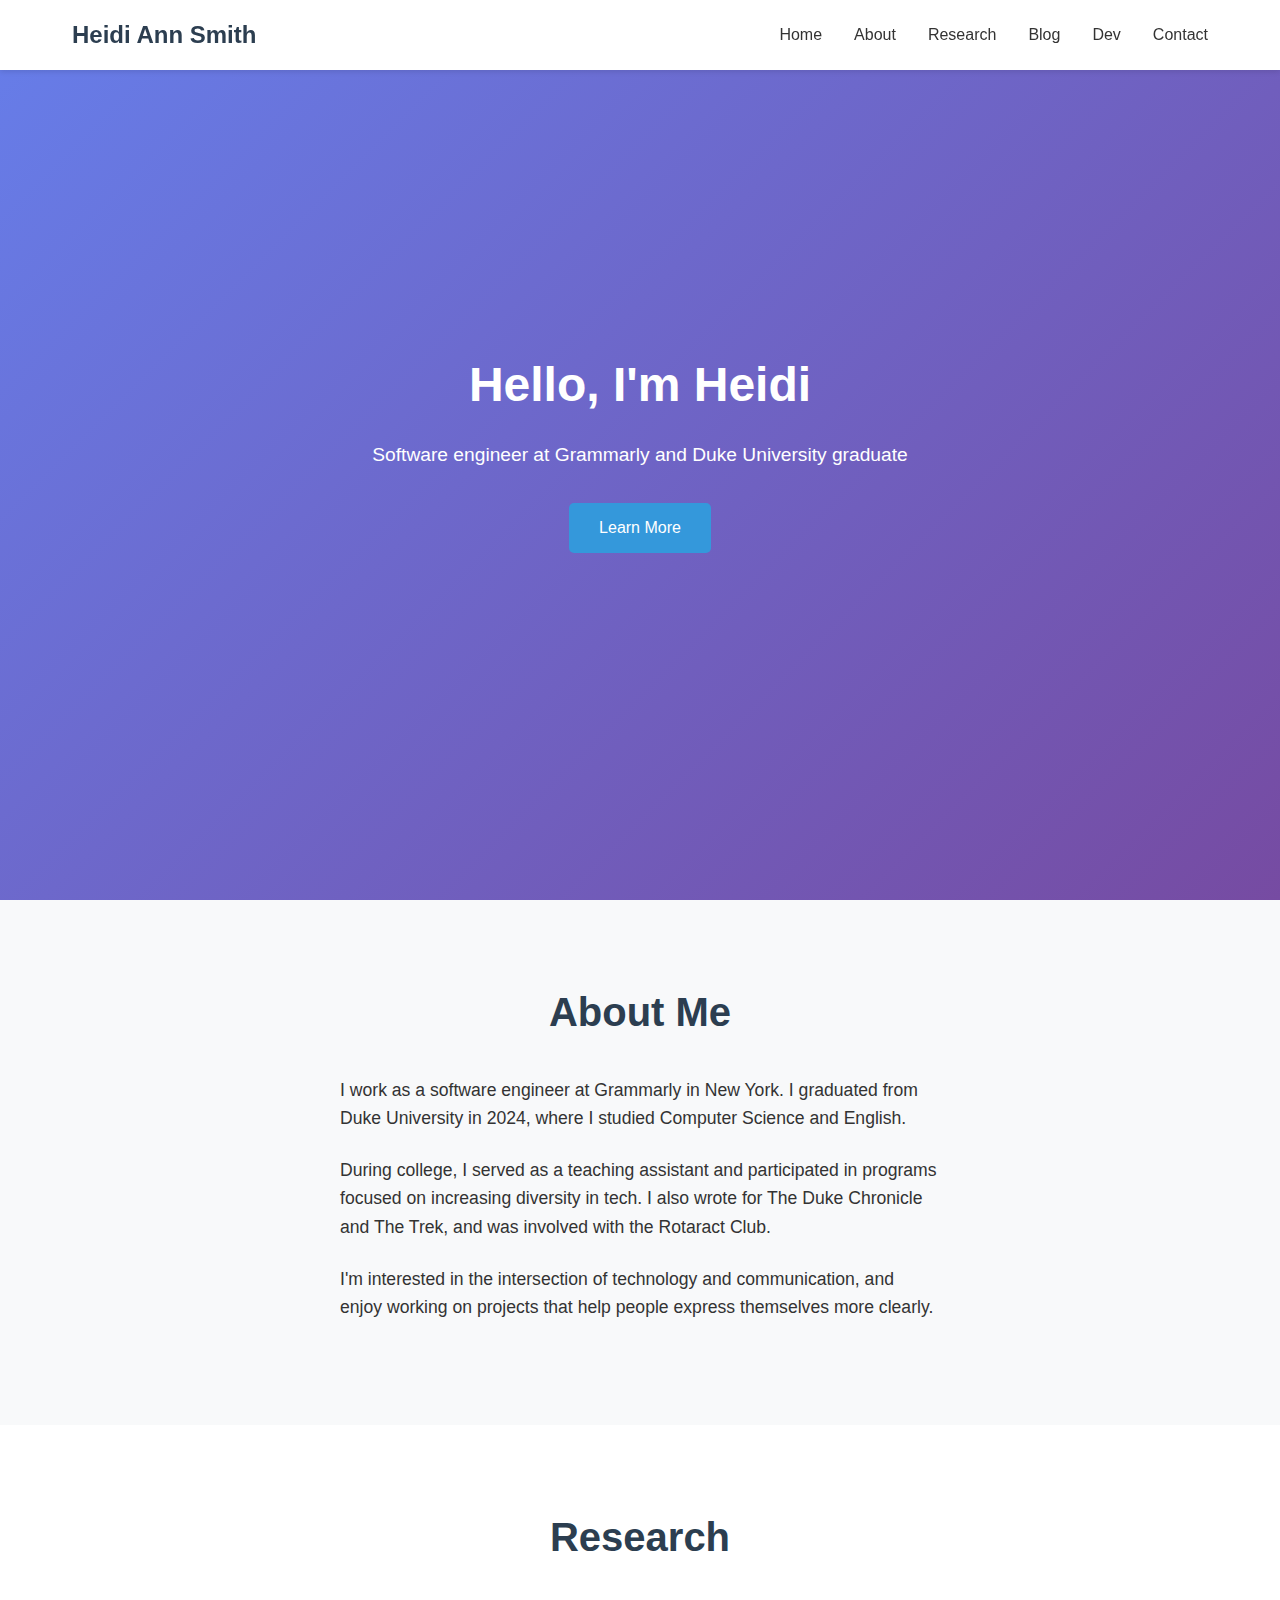
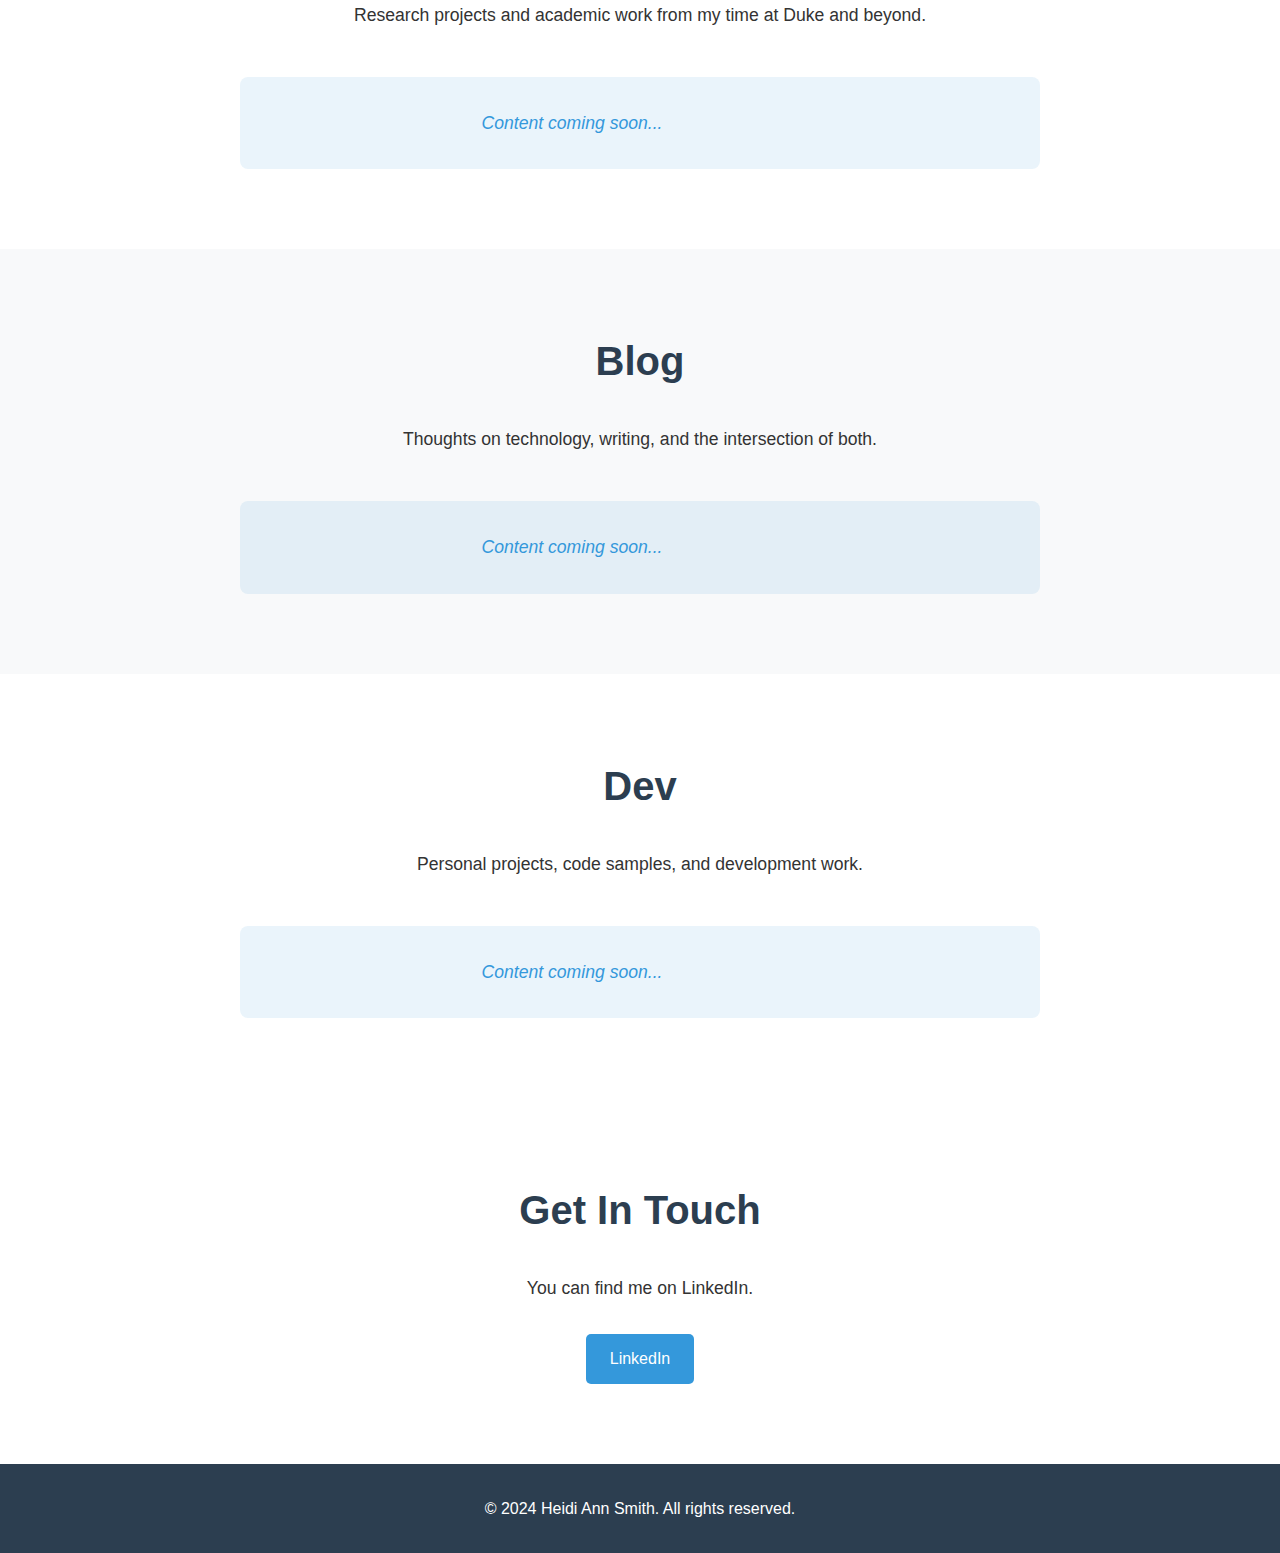
<file: index.html>
<!DOCTYPE html>
<html lang="en">
<head>
    <meta charset="UTF-8">
    <meta name="viewport" content="width=device-width, initial-scale=1.0">
    <meta name="description" content="Heidi Ann Smith - Personal Website">
    <title>Heidi Ann Smith</title>
    <link rel="stylesheet" href="styles.css">
</head>
<body>
    <header>
        <nav>
            <div class="logo">
                <h1>Heidi Ann Smith</h1>
            </div>
            <ul class="nav-links">
                <li><a href="#home">Home</a></li>
                <li><a href="#about">About</a></li>
                <li><a href="#research">Research</a></li>
                <li><a href="#blog">Blog</a></li>
                <li><a href="#dev">Dev</a></li>
                <li><a href="#contact">Contact</a></li>
            </ul>
        </nav>
    </header>

    <main>
        <section id="home" class="hero">
            <div class="hero-content">
                <h1>Hello, I'm Heidi</h1>
                <p>Software engineer at Grammarly and Duke University graduate</p>
                <a href="#about" class="cta-button">Learn More</a>
            </div>
        </section>

        <section id="about" class="about">
            <div class="container">
                <h2>About Me</h2>
                <div class="about-content">
                    <p>I work as a software engineer at Grammarly in New York. I graduated from Duke University in 2024, where I studied Computer Science and English.</p>

                    <p>During college, I served as a teaching assistant and participated in programs focused on increasing diversity in tech. I also wrote for The Duke Chronicle and The Trek, and was involved with the Rotaract Club.</p>

                    <p>I'm interested in the intersection of technology and communication, and enjoy working on projects that help people express themselves more clearly.</p>
                </div>
            </div>
        </section>

        <section id="research" class="research">
            <div class="container">
                <h2>Research</h2>
                <div class="research-content">
                    <p>Research projects and academic work from my time at Duke and beyond.</p>
                    <div class="coming-soon">
                        <p>Content coming soon...</p>
                    </div>
                </div>
            </div>
        </section>

        <section id="blog" class="blog">
            <div class="container">
                <h2>Blog</h2>
                <div class="blog-content">
                    <p>Thoughts on technology, writing, and the intersection of both.</p>
                    <div class="coming-soon">
                        <p>Content coming soon...</p>
                    </div>
                </div>
            </div>
        </section>

        <section id="dev" class="dev">
            <div class="container">
                <h2>Dev</h2>
                <div class="dev-content">
                    <p>Personal projects, code samples, and development work.</p>
                    <div class="coming-soon">
                        <p>Content coming soon...</p>
                    </div>
                </div>
            </div>
        </section>

        <section id="contact" class="contact">
            <div class="container">
                <h2>Get In Touch</h2>
                <p>You can find me on LinkedIn.</p>
                <div class="contact-links">
                    <a href="https://www.linkedin.com/in/heidiasmith/" target="_blank" class="contact-link">
                        LinkedIn
                    </a>
                </div>
            </div>
        </section>
    </main>

    <footer>
        <p>&copy; 2024 Heidi Ann Smith. All rights reserved.</p>
    </footer>
</body>
</html>
</file>
<file: styles.css>
* {
    margin: 0;
    padding: 0;
    box-sizing: border-box;
}

body {
    font-family: 'Arial', sans-serif;
    line-height: 1.6;
    color: #333;
}

header {
    background: #fff;
    padding: 1rem 0;
    position: fixed;
    width: 100%;
    top: 0;
    z-index: 1000;
    box-shadow: 0 2px 5px rgba(0,0,0,0.1);
}

nav {
    display: flex;
    justify-content: space-between;
    align-items: center;
    max-width: 1200px;
    margin: 0 auto;
    padding: 0 2rem;
}

.logo h1 {
    color: #2c3e50;
    font-size: 1.5rem;
}

.nav-links {
    display: flex;
    list-style: none;
    gap: 2rem;
}

.nav-links a {
    text-decoration: none;
    color: #333;
    font-weight: 500;
    transition: color 0.3s ease;
}

.nav-links a:hover {
    color: #3498db;
}

.hero {
    background: linear-gradient(135deg, #667eea 0%, #764ba2 100%);
    color: white;
    height: 100vh;
    display: flex;
    align-items: center;
    justify-content: center;
    text-align: center;
}

.hero-content h1 {
    font-size: 3rem;
    margin-bottom: 1rem;
}

.hero-content p {
    font-size: 1.2rem;
    margin-bottom: 2rem;
}

.cta-button {
    background: #3498db;
    color: white;
    padding: 12px 30px;
    text-decoration: none;
    border-radius: 5px;
    transition: background 0.3s ease;
    display: inline-block;
}

.cta-button:hover {
    background: #2980b9;
}

.container {
    max-width: 1200px;
    margin: 0 auto;
    padding: 0 2rem;
}

.about,
.research,
.blog,
.dev,
.contact {
    padding: 5rem 0;
}

.about {
    background: #f8f9fa;
}

.research {
    background: #fff;
}

.blog {
    background: #f8f9fa;
}

.dev {
    background: #fff;
}

.about h2,
.research h2,
.blog h2,
.dev h2,
.contact h2 {
    font-size: 2.5rem;
    margin-bottom: 2rem;
    text-align: center;
    color: #2c3e50;
}

.about p,
.research p,
.blog p,
.dev p,
.contact p {
    font-size: 1.1rem;
    text-align: center;
    max-width: 600px;
    margin: 0 auto;
}

.research-content,
.blog-content,
.dev-content {
    max-width: 800px;
    margin: 0 auto;
}

.coming-soon {
    margin-top: 3rem;
    padding: 2rem;
    background: rgba(52, 152, 219, 0.1);
    border-radius: 8px;
    text-align: center;
}

.coming-soon p {
    color: #3498db;
    font-style: italic;
    margin: 0;
}

.about-content {
    max-width: 700px;
    margin: 0 auto;
    text-align: left;
}

.about-content p {
    text-align: left;
    margin-bottom: 1.5rem;
}

.profile-section {
    display: flex;
    align-items: flex-start;
    gap: 2rem;
    margin-bottom: 2rem;
}

.profile-photo {
    width: 150px;
    height: 150px;
    border-radius: 50%;
    object-fit: cover;
    flex-shrink: 0;
    box-shadow: 0 4px 10px rgba(0,0,0,0.1);
}

.profile-text {
    flex: 1;
}

.contact-links {
    margin-top: 2rem;
    text-align: center;
}

.contact-link {
    background: #3498db;
    color: white;
    padding: 12px 24px;
    text-decoration: none;
    border-radius: 5px;
    transition: background 0.3s ease;
    display: inline-block;
    font-weight: 500;
}

.contact-link:hover {
    background: #2980b9;
}

footer {
    background: #2c3e50;
    color: white;
    text-align: center;
    padding: 2rem 0;
}

@media (max-width: 768px) {
    .nav-links {
        gap: 0.8rem;
        font-size: 0.9rem;
    }

    .logo h1 {
        font-size: 1.3rem;
    }

    .hero-content h1 {
        font-size: 2rem;
    }

    .hero-content p {
        font-size: 1rem;
    }

    nav {
        padding: 0 1rem;
    }

    .container {
        padding: 0 1rem;
    }

    .about,
    .research,
    .blog,
    .dev,
    .contact {
        padding: 3rem 0;
    }

    .profile-section {
        flex-direction: column;
        align-items: center;
        text-align: center;
    }

    .profile-photo {
        width: 120px;
        height: 120px;
        margin-bottom: 1rem;
    }

    .profile-text p {
        text-align: center;
    }
}
</file>
